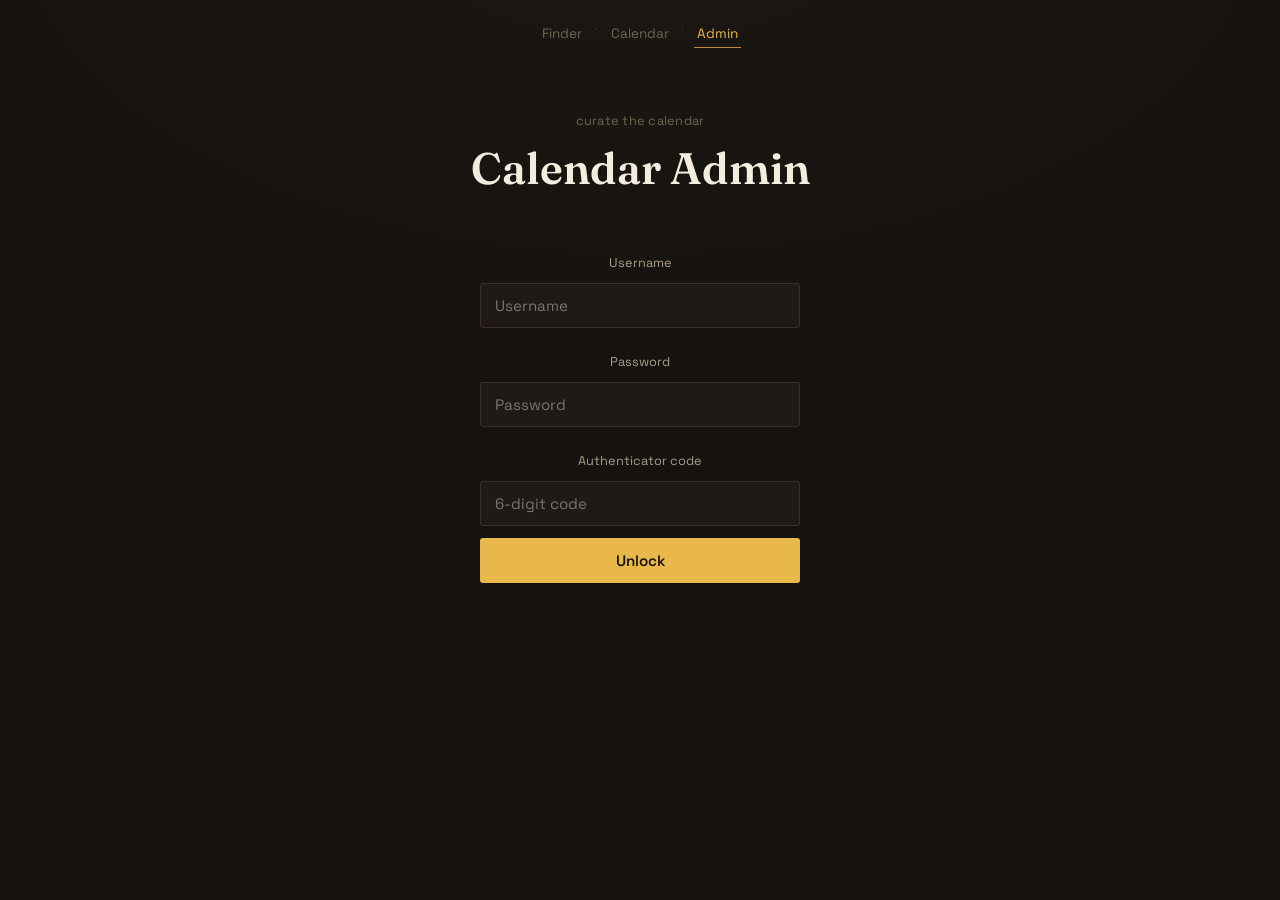
<file: admin.html>
<!DOCTYPE html>
<html lang="en">
<head>
<meta charset="UTF-8">
<meta name="viewport" content="width=device-width, initial-scale=1.0">
<title>Calendar Admin — curate picks</title>
<meta name="robots" content="noindex, nofollow">
<link rel="icon" href="data:image/svg+xml,<svg xmlns=%22http://www.w3.org/2000/svg%22 viewBox=%220 0 100 100%22><text y=%22.9em%22 font-size=%2290%22>🎬</text></svg>">
<link rel="preconnect" href="https://fonts.googleapis.com">
<link rel="preconnect" href="https://fonts.gstatic.com" crossorigin>
<link href="https://fonts.googleapis.com/css2?family=Fraunces:opsz,wght@9..144,400;9..144,500;9..144,600;9..144,700&family=Space+Grotesk:wght@400;500;600;700&display=swap" rel="stylesheet">
<link rel="stylesheet" href="style.css">
<link rel="stylesheet" href="calendar.css">
<link rel="stylesheet" href="admin.css">
</head>
<body>

<nav class="site-nav">
  <a href="index.html">Finder</a>
  <span class="site-nav-sep">·</span>
  <a href="calendar.html">Calendar</a>
  <span class="site-nav-sep">·</span>
  <a href="admin.html" class="is-active">Admin</a>
</nav>

<div class="stage stage-wide">

  <header class="hero">
    <p class="hero-eyebrow">curate the calendar</p>
    <h1 class="hero-title">Calendar Admin</h1>
  </header>

  <!-- AUTH GATE -->
  <section id="auth-gate" class="auth-gate">
    <p class="admin-label" for="gate-username">Username</p>
    <input type="text" id="gate-username" placeholder="Username" autocomplete="off">
    <p class="admin-label" for="gate-secret">Password</p>
    <input type="password" id="gate-secret" placeholder="Password" autocomplete="off">
    <p class="admin-label" for="gate-totp">Authenticator code</p>
    <input type="text" id="gate-totp" placeholder="6-digit code" autocomplete="off" inputmode="numeric" maxlength="6">
    <button id="gate-submit-btn" class="btn-primary">Unlock</button>
    <p id="gate-error" class="gate-error" hidden></p>
  </section>

  <!-- EVERYTHING BELOW IS HIDDEN UNTIL THE PASSWORD IS VERIFIED -->
  <div id="admin-content" hidden>

  <div id="admin-note" class="admin-note">
    <p id="admin-note-text">Checking connection to live storage…</p>
  </div>

  <!-- ADD / EDIT AN OVERRIDE -->
  <section class="admin-panel">
    <h2 class="panel-title-sm">Customize a day</h2>

    <div class="admin-form-row">
      <label class="admin-label" for="override-date">Date</label>
      <input type="date" id="override-date">
    </div>

    <div class="admin-form-row">
      <label class="admin-label">Repeats</label>
      <div class="radio-group">
        <label><input type="radio" name="recur" value="year" checked> Every year (same month/day)</label>
        <label><input type="radio" name="recur" value="once"> Just this specific date</label>
      </div>
    </div>

    <div class="admin-form-row">
      <label class="admin-label">
        <input type="checkbox" id="label-only-toggle">
        Just rename this day — no specific movie, keep the normal daily pick
      </label>
    </div>

    <div id="movie-picker-block">
      <div class="admin-form-row">
        <label class="admin-label" for="movie-search">Movie</label>
        <div class="search-wrap">
          <input type="text" id="movie-search" placeholder="Search by title…" autocomplete="off">
          <div id="search-results" class="search-results" hidden></div>
        </div>
      </div>

      <div id="selected-movie" class="selected-movie" hidden>
        Selected: <strong id="selected-movie-label"></strong>
        <button type="button" id="clear-selected" class="text-btn">clear</button>
      </div>
    </div>

    <div class="admin-form-row">
      <label class="admin-label" for="override-label">Label</label>
      <input type="text" id="override-label" placeholder="e.g. Groundhog Day">
    </div>

    <button id="add-override-btn" class="btn-primary" disabled>Add to calendar</button>
  </section>

  <!-- CURRENT OVERRIDES -->
  <section class="admin-panel">
    <h2 class="panel-title-sm">Current pinned days</h2>
    <ul id="override-list" class="override-list"></ul>
    <p id="override-empty" class="state-msg-sub" style="text-align:left;">No pinned days yet — the calendar is running purely on themes.</p>
  </section>

  <!-- BUILT-IN THEME RULES (reference) -->
  <section class="admin-panel">
    <h2 class="panel-title-sm">Built-in theme rules</h2>
    <ul id="rule-list" class="rule-list"></ul>
  </section>

  <div id="save-status" class="save-status" hidden></div>
  <button id="publish-btn" class="btn-primary publish-btn">Save &amp; publish live</button>
  <button id="download-btn" class="text-btn download-btn">or download a local backup file</button>

  </div>

</div>

<script src="calendar-engine.js"></script>
<script src="admin.js"></script>
</body>
</html>
</file>
<file: style.css>
/* ========================================================
   Tokens
   ======================================================== */
:root{
  --bg: #15120f;
  --bg-glow: #1c1712;
  --surface: #1f1a15;
  --surface-raised: #272019;
  --border: #3a3025;
  --border-soft: #2a2319;

  --gold: #e8b94a;
  --gold-dim: #b8903a;
  --red: #a8433f;
  --red-dim: #7c332f;

  --text: #f3ecdf;
  --text-muted: #a89c88;
  --text-faint: #6f6553;

  --serif: "Fraunces", Georgia, serif;
  --sans: "Space Grotesk", "Helvetica Neue", Arial, sans-serif;

  --radius: 3px;
}

*{ box-sizing: border-box; }
html{ color-scheme: dark; }

body{
  margin: 0;
  min-height: 100vh;
  background:
    radial-gradient(ellipse 900px 500px at 50% -10%, var(--bg-glow), transparent),
    var(--bg);
  color: var(--text);
  font-family: var(--sans);
  -webkit-font-smoothing: antialiased;
}

@media (prefers-reduced-motion: reduce){
  *{ animation-duration: 0.01ms !important; transition-duration: 0.01ms !important; }
}

:focus-visible{
  outline: 2px solid var(--gold);
  outline-offset: 3px;
}

/* ========================================================
   Site nav (shared across pages)
   ======================================================== */
.site-nav{
  display: flex;
  justify-content: center;
  gap: 0.6rem;
  padding: 1.25rem 0 0;
  font-family: var(--sans);
  font-size: 0.85rem;
}
.site-nav a{
  color: var(--text-faint);
  text-decoration: none;
  padding: 0.3rem 0.2rem;
}
.site-nav a:hover{ color: var(--text-muted); }
.site-nav a.is-active{
  color: var(--gold);
  border-bottom: 1px solid var(--gold-dim);
}
.site-nav-sep{ color: var(--border); }

.stage-wide{ max-width: 720px; }

/* ========================================================
   Layout
   ======================================================== */
.stage{
  max-width: 640px;
  margin: 0 auto;
  padding: 4rem 1.5rem 6rem;
}

.hero{
  text-align: center;
  margin-bottom: 2.75rem;
}

.todays-pick{
  margin: 0 0 2.75rem;
}

.todays-pick-label{
  text-align: center;
  font-size: 0.8rem;
  letter-spacing: 0.02em;
  color: var(--text-faint);
  margin: 0 0 0.75rem;
}

.todays-pick-card{
  display: flex;
  width: 100%;
  text-align: left;
  background: var(--surface);
  border: 1px solid var(--border);
  border-radius: var(--radius);
  overflow: hidden;
  cursor: pointer;
  padding: 0;
  font-family: inherit;
  color: inherit;
  transition: border-color 0.15s, transform 0.1s;
}
.todays-pick-card:hover{ border-color: var(--gold-dim); }
.todays-pick-card:active{ transform: scale(0.997); }

.todays-pick-poster{
  width: 110px;
  height: 165px;
  flex-shrink: 0;
  object-fit: cover;
  background: var(--surface-raised);
}

.todays-pick-info{
  padding: 1.1rem 1.4rem;
  min-width: 0;
}

.todays-pick-theme{
  font-family: var(--sans);
  font-size: 0.72rem;
  letter-spacing: 0.03em;
  text-transform: uppercase;
  color: var(--gold);
  margin: 0 0 0.3rem;
}

.todays-pick-title{
  font-family: var(--serif);
  font-size: 1.3rem;
  font-weight: 600;
  margin: 0 0 0.2rem;
  color: var(--text);
}

.todays-pick-meta{
  font-size: 0.8rem;
  color: var(--text-faint);
  margin: 0 0 0.5rem;
}

.todays-pick-overview{
  font-size: 0.85rem;
  color: var(--text-muted);
  line-height: 1.5;
  margin: 0;
  display: -webkit-box;
  -webkit-line-clamp: 2;
  -webkit-box-orient: vertical;
  overflow: hidden;
}

.todays-pick-calendar-link{
  display: block;
  text-align: center;
  font-size: 0.8rem;
  color: var(--text-faint);
  margin-top: 0.6rem;
}
.todays-pick-calendar-link:hover{ color: var(--gold); }

.hero-eyebrow{
  font-size: 0.8rem;
  letter-spacing: 0.02em;
  color: var(--text-faint);
  margin: 0 0 0.9rem;
}

.hero-title{
  font-family: var(--serif);
  font-optical-sizing: auto;
  font-weight: 600;
  font-size: clamp(1.9rem, 5vw, 2.75rem);
  line-height: 1.15;
  margin: 0;
}

/* ========================================================
   Tag zone
   ======================================================== */
.tag-zone{
  margin-bottom: 2.5rem;
}

.tag-form{
  display: flex;
  gap: 0.6rem;
  margin-bottom: 0.7rem;
}

#tag-input{
  flex: 1;
  font-family: var(--sans);
  font-size: 0.95rem;
  color: var(--text);
  background: var(--surface);
  border: 1px solid var(--border);
  border-radius: var(--radius);
  padding: 0.8rem 1rem;
}
#tag-input::placeholder{ color: var(--text-faint); }
#tag-input:focus{ border-color: var(--gold-dim); outline: none; }

.tag-hint{
  text-align: center;
  color: var(--text-faint);
  font-size: 0.82rem;
  margin: 0 0 1.1rem;
  line-height: 1.5;
}
.tag-hint em{ color: var(--text-muted); font-style: normal; }

.btn-primary{
  font-family: var(--sans);
  font-weight: 600;
  font-size: 0.95rem;
  color: #1a1509;
  background: var(--gold);
  border: none;
  border-radius: var(--radius);
  padding: 0.8rem 1.4rem;
  cursor: pointer;
  transition: background 0.15s, transform 0.1s;
  white-space: nowrap;
}
.btn-primary:hover{ background: #f2c869; }
.btn-primary:active{ transform: scale(0.98); }

.runtime-filter{
  display: flex;
  align-items: center;
  justify-content: center;
  flex-wrap: wrap;
  gap: 0.5rem;
  margin-bottom: 1rem;
}

.runtime-filter-label{
  font-size: 0.8rem;
  color: var(--text-faint);
  margin-right: 0.2rem;
}

.runtime-btn{
  font-family: var(--sans);
  font-size: 0.85rem;
  color: var(--text-muted);
  background: transparent;
  border: 1px solid var(--border);
  border-radius: 999px;
  padding: 0.4rem 0.85rem;
  cursor: pointer;
  transition: border-color 0.15s, background 0.15s, color 0.15s;
}
.runtime-btn:hover{ border-color: var(--gold-dim); color: var(--text); }
.runtime-btn.is-active{
  background: var(--gold);
  border-color: var(--gold);
  color: #1a1509;
  font-weight: 600;
}

.streaming-btn{
  font-family: var(--sans);
  font-size: 0.85rem;
  color: var(--text-muted);
  background: transparent;
  border: 1px solid var(--border);
  border-radius: 999px;
  padding: 0.4rem 0.85rem;
  cursor: pointer;
  transition: border-color 0.15s, background 0.15s, color 0.15s;
}
.streaming-btn:hover{ border-color: var(--gold-dim); color: var(--text); }
.streaming-btn.is-active{
  background: var(--gold);
  border-color: var(--gold);
  color: #1a1509;
  font-weight: 600;
}

.tag-list{
  display: flex;
  flex-wrap: wrap;
  justify-content: center;
  gap: 0.5rem;
  min-height: 2.4rem;
}

.tag-chip{
  display: inline-flex;
  align-items: center;
  gap: 0.45rem;
  background: var(--gold);
  color: #1a1509;
  font-weight: 600;
  font-size: 0.85rem;
  border-radius: 999px;
  padding: 0.4rem 0.5rem 0.4rem 0.9rem;
}

.tag-chip .tag-kind{
  font-weight: 500;
  opacity: 0.65;
  font-size: 0.72rem;
  margin-right: -0.1rem;
}

.tag-chip button{
  width: 1.3rem;
  height: 1.3rem;
  border-radius: 50%;
  border: none;
  background: rgba(26,21,9,0.18);
  color: #1a1509;
  font-size: 0.85rem;
  line-height: 1;
  cursor: pointer;
  display: inline-flex;
  align-items: center;
  justify-content: center;
  position: relative;
}
.tag-chip button:hover{ background: rgba(26,21,9,0.3); }
/* Invisible expanded hit area — keeps the visible × small and tidy while
   making the actual tappable region meaningfully bigger. Expands mostly
   inward into the chip's own body (harmless) rather than symmetrically,
   since a full 44px radius here would spill into neighboring chips —
   they're only 0.5rem apart in a wrapped row. */
.tag-chip button::before{
  content: "";
  position: absolute;
  top: -0.5rem;
  bottom: -0.5rem;
  left: -1.3rem;
  right: -0.3rem;
}

/* ========================================================
   Results zone
   ======================================================== */
.results-zone{
  border-top: 1px solid var(--border-soft);
  padding-top: 1.75rem;
}

.match-count{
  text-align: center;
  color: var(--text-muted);
  font-size: 0.85rem;
  margin: 0 0 1.25rem;
  min-height: 1.2em;
}

.state-msg{
  text-align: center;
  color: var(--text-muted);
  padding: 2.5rem 1rem;
  font-size: 0.95rem;
}
.state-msg p{ margin: 0 0 0.4rem; }
.state-msg-sub{ color: var(--text-faint); font-size: 0.85rem; }

.movie-list{
  list-style: none;
  margin: 0;
  padding: 0;
  display: flex;
  flex-direction: column;
  gap: 0.5rem;
}

.movie-row{
  display: flex;
  align-items: center;
  gap: 0.9rem;
  width: 100%;
  text-align: left;
  background: var(--surface);
  border: 1px solid var(--border-soft);
  border-radius: var(--radius);
  padding: 0.8rem 1rem;
  cursor: pointer;
  transition: border-color 0.15s, background 0.15s;
  font-family: var(--sans);
  color: var(--text);
}
.movie-row:hover{
  border-color: var(--gold-dim);
  background: var(--surface-raised);
}

.movie-row-poster{
  width: 2.4rem;
  height: 3.4rem;
  flex-shrink: 0;
  border-radius: 2px;
  object-fit: cover;
  background: var(--surface-raised);
}
.movie-row-poster-blank{
  display: block;
  border: 1px dashed var(--border-soft);
}

.movie-row-title{
  font-family: var(--serif);
  font-weight: 600;
  font-size: 1.02rem;
  flex: 1;
  min-width: 0;
  overflow: hidden;
  text-overflow: ellipsis;
  white-space: nowrap;
}

.movie-row-year{
  color: var(--text-faint);
  font-size: 0.85rem;
  flex-shrink: 0;
}

.movie-list-more{
  text-align: center;
  color: var(--text-faint);
  font-size: 0.82rem;
  padding: 0.75rem 0 0;
}

/* ========================================================
   Ticket (picked result)
   ======================================================== */
.panel-picked{
  margin-top: 1rem;
}

.ticket{
  display: flex;
  background: var(--surface);
  border: 1px solid var(--border);
  border-radius: var(--radius);
  overflow: hidden;
  box-shadow: 0 20px 40px -20px rgba(0,0,0,0.6);
}

.ticket-poster{
  width: 220px;
  height: 330px;
  flex-shrink: 0;
  align-self: flex-start;
  object-fit: cover;
  background: var(--surface-raised);
  display: block;
}

.ticket-main{
  flex: 1;
  padding: 2rem 1.75rem;
  min-width: 0;
}

.ticket-kicker{
  font-size: 0.75rem;
  letter-spacing: 0.02em;
  color: var(--gold-dim);
  margin: 0 0 0.6rem;
}

.ticket-title{
  font-family: var(--serif);
  font-weight: 600;
  font-size: 1.6rem;
  line-height: 1.2;
  margin: 0 0 0.4rem;
}

.ticket-meta{
  color: var(--text-muted);
  font-size: 0.9rem;
  margin: 0 0 0.9rem;
}

.ticket-tags{
  display: flex;
  flex-wrap: wrap;
  gap: 0.4rem;
  margin-bottom: 1.1rem;
}

.tag{
  font-size: 0.75rem;
  color: var(--text-muted);
  border: 1px solid var(--border-soft);
  border-radius: 999px;
  padding: 0.2rem 0.65rem;
}

.ticket-overview{
  color: var(--text);
  font-size: 0.95rem;
  line-height: 1.6;
  margin: 0;
}

.ratings-row{
  display: flex;
  flex-wrap: wrap;
  gap: 0.5rem;
  margin: 0 0 0.9rem;
}

.rating-badge{
  display: inline-flex;
  align-items: baseline;
  gap: 0.35rem;
  font-size: 0.8rem;
  background: var(--surface-raised);
  border: 1px solid var(--border-soft);
  border-radius: 999px;
  padding: 0.25rem 0.7rem;
}

.rating-badge-source{
  color: var(--text-faint);
  font-size: 0.7rem;
}

.rating-badge-value{
  color: var(--gold);
  font-weight: 600;
}

.watch-providers{
  margin-top: 1.1rem;
  padding-top: 1rem;
  border-top: 1px solid var(--border-soft);
}

.watch-label{
  font-size: 0.75rem;
  letter-spacing: 0.02em;
  color: var(--text-faint);
  margin: 0 0 0.6rem;
}

.watch-row{
  display: flex;
  align-items: center;
  gap: 0.6rem;
  margin-bottom: 0.5rem;
}
.watch-row:last-child{ margin-bottom: 0; }

.watch-row-label{
  font-size: 0.78rem;
  color: var(--text-muted);
  width: 3.4rem;
  flex-shrink: 0;
}

.watch-row-providers{
  display: flex;
  flex-wrap: wrap;
  gap: 0.4rem;
}

.watch-logo{
  width: 28px;
  height: 28px;
  border-radius: 6px;
  display: block;
}

.watch-name-only{
  font-size: 0.78rem;
  color: var(--text);
  background: var(--surface-raised);
  border: 1px solid var(--border-soft);
  border-radius: 999px;
  padding: 0.2rem 0.6rem;
}

.double-feature{
  margin-top: 1.1rem;
  padding-top: 1rem;
  border-top: 1px solid var(--border-soft);
}

.double-feature-label{
  font-size: 0.75rem;
  letter-spacing: 0.02em;
  color: var(--text-faint);
  margin: 0 0 0.6rem;
}

.double-feature-card{
  display: flex;
  align-items: center;
  gap: 0.75rem;
  width: 100%;
  text-align: left;
  text-decoration: none;
  background: var(--surface-raised);
  border: 1px solid var(--border-soft);
  border-radius: var(--radius);
  padding: 0.6rem 0.85rem;
  cursor: pointer;
  font-family: inherit;
  color: inherit;
  transition: border-color 0.15s;
}
.double-feature-card:hover{ border-color: var(--gold-dim); }

.double-feature-poster{
  width: 36px;
  height: 54px;
  flex-shrink: 0;
  object-fit: cover;
  border-radius: 4px;
  background: var(--surface);
}

.double-feature-info{ min-width: 0; }

.double-feature-title{
  font-size: 0.88rem;
  font-weight: 600;
  color: var(--text);
  margin: 0 0 0.15rem;
  white-space: nowrap;
  overflow: hidden;
  text-overflow: ellipsis;
}

.double-feature-reason{
  font-size: 0.75rem;
  color: var(--text-faint);
  margin: 0;
}

.picked-actions{
  display: flex;
  justify-content: center;
  gap: 1.5rem;
  margin-top: 1.25rem;
}

.text-btn{
  background: none;
  border: none;
  color: var(--text-faint);
  font-family: var(--sans);
  font-size: 0.85rem;
  cursor: pointer;
  padding: 0.4rem;
}
.text-btn:hover{ color: var(--text-muted); }

/* ========================================================
   Site footer
   ======================================================== */
.site-footer{
  text-align: center;
  padding: 2rem 1.5rem 3rem;
  font-size: 0.75rem;
  color: var(--text-faint);
}
.site-footer a{ color: var(--text-muted); }
.site-footer a:hover{ color: var(--gold-dim); }

/* ========================================================
   Responsive
   ======================================================== */
@media (max-width: 480px){
  .stage{ padding: 3rem 1.1rem 4rem; }
  .tag-form{ flex-direction: column; }
  .ticket{ flex-direction: column; }
  .ticket-poster{ width: 100%; height: auto; }
  .todays-pick-card{ flex-direction: column; }
  .todays-pick-poster{ width: 100%; height: auto; max-height: 260px; }
  .movie-row-title{ white-space: normal; }
}
</file>
<file: calendar.css>
/* ========================================================
   Seasonal month themes — override the base tokens while
   browsing these months on the calendar page
   ======================================================== */
body.theme-oct{
  --bg: #120a14;
  --bg-glow: #24122b;
  --surface: #1c1120;
  --surface-raised: #26162c;
  --border: #3d2444;
  --border-soft: #2c1a33;
  --gold: #ff8c2e;
  --gold-dim: #cc6f1f;
  --red: #7c2d8f;
  --red-dim: #5c2169;
}

body.theme-nov{
  --bg: #140f0a;
  --bg-glow: #241a10;
  --surface: #1e1610;
  --surface-raised: #291e15;
  --border: #43301e;
  --border-soft: #302314;
  --gold: #d98a3d;
  --gold-dim: #b06f2d;
  --red: #8c3f2a;
  --red-dim: #6b2f1f;
}

body.theme-dec{
  --bg: #0a1116;
  --bg-glow: #10202b;
  --surface: #101a22;
  --surface-raised: #16242e;
  --border: #234254;
  --border-soft: #182c38;
  --gold: #7fd0e8;
  --gold-dim: #4fa8c4;
  --red: #1f6b5c;
  --red-dim: #16564a;
}

.month-label-icon{ margin-right: 0.35rem; }

/* ========================================================
   Month navigator
   ======================================================== */
.month-nav{
  display: flex;
  align-items: center;
  justify-content: center;
  gap: 1.25rem;
  margin-bottom: 1.25rem;
}

.month-arrow{
  background: none;
  border: 1px solid var(--border);
  color: var(--text-muted);
  width: 2.2rem;
  height: 2.2rem;
  border-radius: 50%;
  cursor: pointer;
  font-size: 1rem;
  transition: border-color 0.15s, color 0.15s;
}
.month-arrow:hover{ border-color: var(--gold-dim); color: var(--text); }

.month-label{
  font-family: var(--serif);
  font-weight: 600;
  font-size: 1.3rem;
  margin: 0;
  min-width: 12ch;
  text-align: center;
}

/* ========================================================
   Grid
   ======================================================== */
.weekday-row{
  display: grid;
  grid-template-columns: repeat(7, 1fr);
  text-align: center;
  color: var(--text-faint);
  font-size: 0.75rem;
  margin-bottom: 0.5rem;
}

.day-grid{
  display: grid;
  grid-template-columns: repeat(7, 1fr);
  gap: 0.4rem;
  margin-bottom: 2.5rem;
}

.day-cell{
  aspect-ratio: 1;
  border: 1px solid var(--border-soft);
  border-radius: var(--radius);
  background: var(--surface);
  color: var(--text);
  font-family: var(--sans);
  font-size: 0.9rem;
  cursor: pointer;
  display: flex;
  flex-direction: column;
  align-items: center;
  justify-content: center;
  gap: 0.2rem;
  transition: border-color 0.15s, background 0.15s;
  position: relative;
  padding: 0;
}
.day-cell:hover{ border-color: var(--gold-dim); background: var(--surface-raised); }
.day-cell.is-empty{ visibility: hidden; cursor: default; }

.day-cell.is-today{
  border-color: var(--gold);
  box-shadow: inset 0 0 0 1px var(--gold);
}

.day-cell.is-selected{
  background: var(--gold);
  color: #1a1509;
  border-color: var(--gold);
}
.day-cell.is-selected .day-theme-dot{ background: #1a1509; }

.day-num{
  font-weight: 500;
}

.day-theme-dot{
  width: 5px;
  height: 5px;
  border-radius: 50%;
  background: var(--red);
}

.day-cell.is-pin .day-theme-dot,
.day-cell.is-curated .day-theme-dot{
  background: var(--gold-dim);
}

/* ========================================================
   Day detail
   ======================================================== */
.day-detail{ min-height: 8rem; }

.detail-actions{
  display: flex;
  justify-content: center;
  margin-top: 1.25rem;
}

/* ========================================================
   Responsive
   ======================================================== */
@media (max-width: 480px){
  .day-num{ font-size: 0.85rem; }
  .month-label{ font-size: 1.1rem; min-width: auto; }
}
</file>
<file: admin.css>
.auth-gate{
  max-width: 320px;
  margin: 3rem auto 4rem;
  display: flex;
  flex-direction: column;
  gap: 0.75rem;
  text-align: center;
}

.auth-gate .admin-label{
  margin-bottom: 0;
}

.auth-gate input[type="password"],
.auth-gate input[type="text"]{
  width: 100%;
  font-family: var(--sans);
  font-size: 0.95rem;
  color: var(--text);
  background: var(--surface);
  border: 1px solid var(--border);
  border-radius: var(--radius);
  padding: 0.75rem 0.9rem;
}
.auth-gate input[type="password"]:focus,
.auth-gate input[type="text"]:focus{ border-color: var(--gold-dim); outline: none; }

.gate-error{
  color: var(--red);
  font-size: 0.85rem;
  margin: 0;
}

.admin-note{
  background: var(--surface);
  border: 1px solid var(--border-soft);
  border-left: 3px solid var(--gold-dim);
  border-radius: var(--radius);
  padding: 1rem 1.25rem;
  margin-bottom: 2rem;
  font-size: 0.88rem;
  color: var(--text-muted);
  line-height: 1.6;
}
.admin-note strong{ color: var(--text); }
.admin-note code{
  background: var(--surface-raised);
  padding: 0.1rem 0.35rem;
  border-radius: 3px;
  font-size: 0.85em;
}

.admin-panel{
  margin-bottom: 2.5rem;
}

.panel-title-sm{
  font-family: var(--serif);
  font-weight: 600;
  font-size: 1.15rem;
  margin: 0 0 1rem;
}

.admin-form-row{
  margin-bottom: 1rem;
}

.admin-label{
  display: block;
  font-size: 0.8rem;
  color: var(--text-muted);
  margin-bottom: 0.4rem;
}

.admin-form-row input[type="date"],
.admin-form-row input[type="text"]{
  width: 100%;
  font-family: var(--sans);
  font-size: 0.9rem;
  color: var(--text);
  background: var(--surface);
  border: 1px solid var(--border);
  border-radius: var(--radius);
  padding: 0.65rem 0.85rem;
}
.admin-form-row input:focus{ border-color: var(--gold-dim); outline: none; }

.radio-group{
  display: flex;
  flex-direction: column;
  gap: 0.4rem;
  font-size: 0.88rem;
  color: var(--text-muted);
}
.radio-group label{ display: flex; align-items: center; gap: 0.5rem; cursor: pointer; }

.search-wrap{ position: relative; }

.search-results{
  position: absolute;
  top: calc(100% + 4px);
  left: 0;
  right: 0;
  background: var(--surface-raised);
  border: 1px solid var(--border);
  border-radius: var(--radius);
  max-height: 220px;
  overflow-y: auto;
  z-index: 10;
}

.search-result-item{
  padding: 0.6rem 0.85rem;
  font-size: 0.88rem;
  cursor: pointer;
  display: flex;
  justify-content: space-between;
  gap: 0.5rem;
}
.search-result-item:hover{ background: var(--surface); }
.search-result-item .yr{ color: var(--text-faint); }

.selected-movie{
  font-size: 0.88rem;
  color: var(--text-muted);
  margin-bottom: 1rem;
  display: flex;
  align-items: center;
  gap: 0.75rem;
}
.selected-movie strong{ color: var(--gold); }

.override-list, .rule-list{
  list-style: none;
  margin: 0;
  padding: 0;
  display: flex;
  flex-direction: column;
  gap: 0.5rem;
}

.override-row, .rule-row{
  display: flex;
  align-items: center;
  justify-content: space-between;
  gap: 0.75rem;
  background: var(--surface);
  border: 1px solid var(--border-soft);
  border-radius: var(--radius);
  padding: 0.7rem 0.9rem;
  font-size: 0.87rem;
}

.override-row-main, .rule-row-main{ display: flex; flex-direction: column; gap: 0.15rem; }
.override-row-date, .rule-row-window{ color: var(--text-faint); font-size: 0.78rem; }
.override-row-title{ color: var(--text); }
.rule-row-label{ color: var(--text); font-weight: 500; }

.remove-btn{
  background: none;
  border: 1px solid var(--border);
  color: var(--text-faint);
  border-radius: 50%;
  width: 1.8rem;
  height: 1.8rem;
  cursor: pointer;
  flex-shrink: 0;
  position: relative;
}
.remove-btn:hover{ border-color: var(--red-dim); color: var(--red); }
/* Invisible expanded hit area, same reasoning as the finder's tag-chip
   remove buttons — bigger tap target without visually bulking up the
   button, biased into the row's own body since rows are only 0.5rem
   apart and a symmetric expansion would spill into the next one. */
.remove-btn::before{
  content: "";
  position: absolute;
  top: -0.3rem;
  bottom: -0.3rem;
  left: -2rem;
  right: -0.3rem;
}

.download-btn{
  display: block;
  margin: 0.75rem auto 0;
}

.publish-btn{
  display: block;
  margin: 2rem auto 0;
}

.save-status{
  text-align: center;
  font-size: 0.85rem;
  margin-top: 1.5rem;
}
.save-status.is-success{ color: var(--gold); }
.save-status.is-error{ color: var(--red); }

.admin-note.is-live{ border-left-color: var(--gold); }
.admin-note.is-live strong{ color: var(--gold); }
.admin-note.is-fallback{ border-left-color: var(--red-dim); }
</file>
